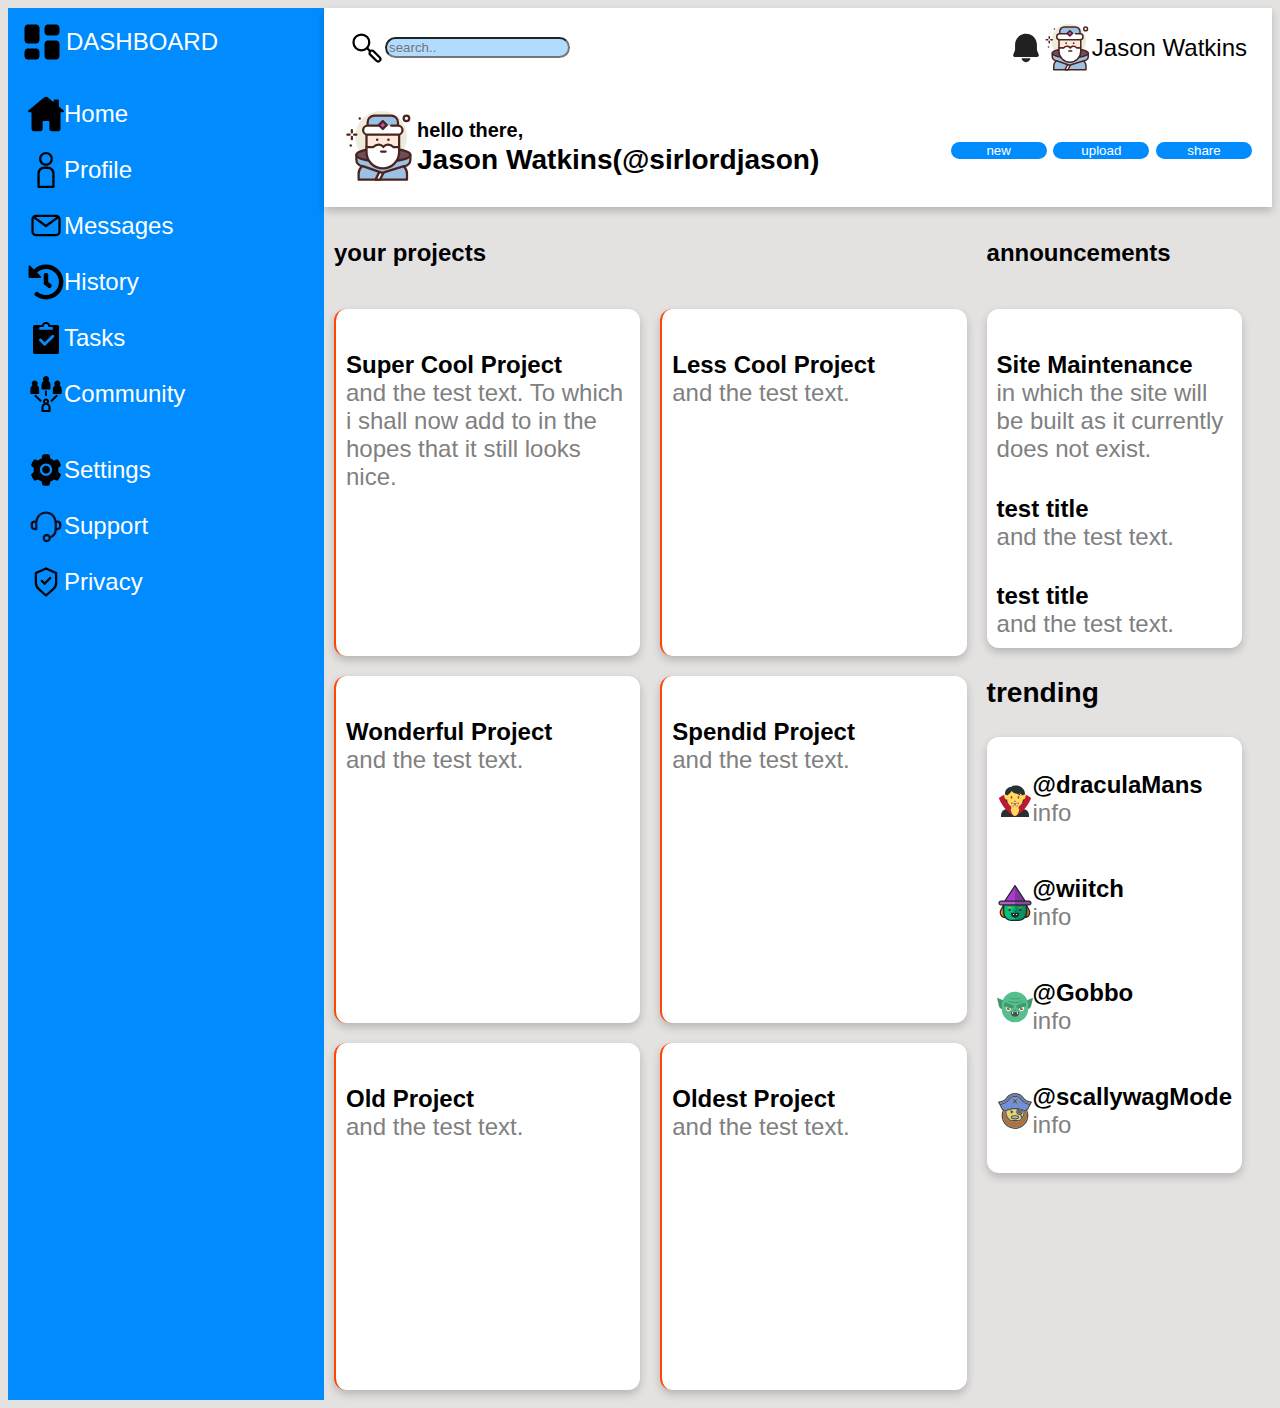
<file: index.html>
<!DOCTYPE html>
<html lang="en">
<head>
  <meta charset="UTF-8">
  <meta http-equiv="X-UA-Compatible" content="IE=edge">
  <meta name="viewport" content="width=device-width, initial-scale=1.0">
  <link rel="stylesheet" href="style.css">
  <title>Admin Dashboard</title>
</head>
<body>
  <div id="container">
    <div id="sidebar">
      <div id="sideTop">
        <a href="hex.html">
          <img class="medLogo" src="dash.svg">
          <span>DASHBOARD</span>
        </a>
      </div>
      <div id="sideMid"> 
        <a>
          <img class="smallLogo" src="home.svg">
          <span>Home</span>
        </a>
        <a>
          <img class="smallLogo" src="profile.svg">
          <span>Profile</span>
        </a>
        <a>
          <img class="smallLogo" src="mail.svg">
          <span>Messages</span>
        </a>
        <a>
          <img class="smallLogo" src="history.svg">
          <span>History</span>
        </a>
        <a>
          <img class="smallLogo" src="tasks.svg">
          <span>Tasks</span>
        </a>
        <a>
          <img class="smallLogo" src="comm.svg">
          <span>Community</span>
        </a>
      </div>
      <div id="sideLow"> 
        <a>
          <img class="smallLogo" src="settings.svg">
          <span>Settings</span>
        </a>
        <a>
          <img class="smallLogo" src="support.svg">
          <span>Support</span>
        </a>
        <a>
          <img class="smallLogo" src="shield.svg">
          <span>Privacy</span>
        </a>
      </div>
    </div>
    <div id="header">
      <div id="top">
        <div id="searchBox">
          <img class="smallLogo" src="search.svg">
          <input type="text" placeholder="search..">
        </div>
        <div id="alerts">
          <img class="smallLogo" src="alert.svg">
          <img class="medLogo" src="wizard.svg">
          Jason Watkins
        </div>
      </div>
      <div id="middle">
        <div id="greeting">
          <img class="bigLogo" src="wizard.svg">
          <div id="greetBox">
            <h5>hello there,<h3>Jason Watkins(@sirlordjason)</h3></h5>
          </div>
        </div>
        <div id="actions">
          <button>new</button>
          <button>upload</button>
          <button>share</button>
        </div>
      </div>
    </div>
    <div id="main">
      <h4>your projects</h4>
      <h4>announcements</h4>
      <div id="grid">
        <div class="card"><h4>Super Cool Project</h4><span>and the test text. To which i shall now add to in the hopes that it still looks nice.</span></div>
        <div class="card"><h4>Less Cool Project</h4><span>and the test text.</span></div>
        <div class="card"><h4>Wonderful Project</h4><span>and the test text.</span></div>
        <div class="card"><h4>Spendid Project</h4><span>and the test text.</span></div>
        <div class="card"><h4>Old Project</h4><span>and the test text.</span></div>
        <div class="card"><h4>Oldest Project</h4><span>and the test text.</span></div>
      </div>

      <div id="nav">
        <div id="announcements">
          <div class="card">
            <h4>Site Maintenance</h4><span>in which the site will be built as it currently does not exist.</span>
            <h4>test title</h4><span>and the test text.</span>
            <h4>test title</h4><span>and the test text.</span>
          </div>
        </div>
        <h3>trending</h3>
        <div id="trending" class="card">
          <div class="subCard"><img class="smallLogo" src="vamp.svg"><p><strong>@draculaMans</strong><br/><span>info</span></div>
          <div class="subCard"><img class="smallLogo" src="witch.svg"><p><strong>@wiitch</strong><br/><span>info</span></div>
          <div class="subCard"><img class="smallLogo" src="goblin.svg"><p><strong>@Gobbo</strong><br/><span>info</span></div>
          <div class="subCard"><img class="smallLogo" src="pirate.svg"><p><strong>@scallywagMode</strong><br/><span>info</span></div>
        </div>
      </div>

    </div>
  </div>
</body>
</html>
</file>
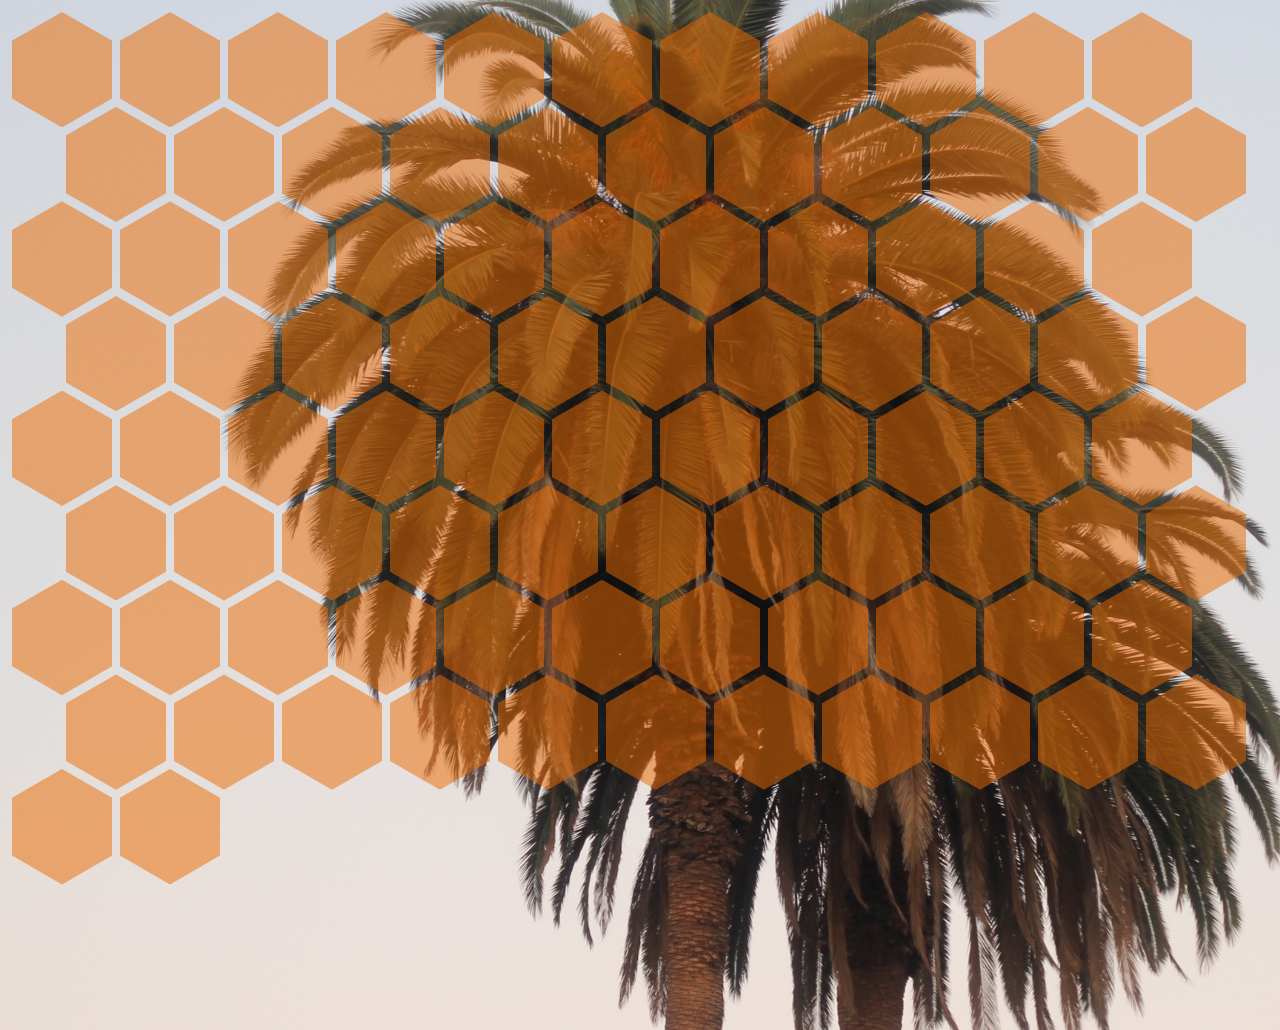
<file: hex.html>
<!DOCTYPE html>
<html lang="en">
<head>
  <meta charset="UTF-8">
  <meta http-equiv="X-UA-Compatible" content="IE=edge">
  <meta name="viewport" content="width=device-width, initial-scale=1.0">
  <link rel="stylesheet" href="hexstyle.css">
  <title>Secret Hexagons</title>
</head>
<body>
  <div class="main">
    <div class="container">
      <div></div>
      <div></div>
      <div></div>
      <div></div>
      <div></div>
      <div></div>
      <div></div>
      <div></div>
      <div></div>
      <div></div>
      <div></div>
      <div></div>
      <div></div>
      <div></div>
      <div></div>
      <div></div>
      <div></div>
      <div></div>
      <div></div>
      <div></div>
      <div></div>
      <div></div>
      <div></div>
      <div></div>
      <div></div>
      <div></div>
      <div></div>
      <div></div>
      <div></div>
      <div></div>
      <div></div>
      <div></div>
      <div></div>
      <div></div>
      <div></div>
      <div></div>
      <div></div>
      <div></div>
      <div></div>
      <div></div>
      <div></div>
      <div></div>
      <div></div>
      <div></div>
      <div></div>
      <div></div>
      <div></div>
      <div></div>
      <div></div>
      <div></div>
      <div></div>
      <div></div>
      <div></div>
      <div></div>
      <div></div>
      <div></div>
      <div></div>
      <div></div>
      <div></div>
      <div></div>
      <div></div>
      <div></div>
      <div></div>
      <div></div>
      <div></div>
      <div></div>
      <div></div>
      <div></div>
      <div></div>
      <div></div>
      <div></div>
      <div></div>
      <div></div>
      <div></div>
      <div></div>
      <div></div>
      <div></div>
      <div></div>
      <div></div>
      <div></div>
      <div></div>
      <div></div>
      <div></div>
      <div></div>
      <div></div>
      <div></div>
      <div></div>
      <div></div>
      <div></div>
      <div></div>
    </div>
  </div>
</body>
</html>
</file>
<file: style.css>
html {
  font-size: x-large;
}

body {
  font-family: -apple-system, BlinkMacSystemFont, 'Segoe UI', Roboto, Oxygen, Ubuntu, Cantarell, 'Open Sans', 'Helvetica Neue', sans-serif;
  background-color: rgb(228, 225, 225);
}

div {
  /* border: solid 1px hwb(16 16% 29%); */
}

input {
  background-color:rgb(0, 140, 255, .3);
  border-radius: .5rem;
}

.card > span {
  color: grey;
}

.subCard > p > span {
  color: grey;
}

button {
  background-color: rgb(0, 140, 255);
  color: white;
  width: 4rem;
  border-radius: .7rem;
  box-shadow: none;
  border: none;
}

#container {
  display: grid;
  grid-template: 1fr 6fr / 2fr 6fr;
}

#sidebar {
  display: flex;
  flex-direction: column;
  grid-row: 1 / span 2;
  background-color: rgb(0, 140, 255);
  color: white;
}




#sidebar >* {
  display: flex;
  flex-direction: column;
  margin-bottom: 10px;
  
}

#sidebar >* > a {
  color: white;
  text-decoration: none;
}

#sidebar >* >* {
  display: flex;
  align-items: center;
  justify-content: flex-start;
  margin: 10px;
}

#sideMid, #sideLow {
  margin-left: 10px;
  margin-bottom: 20px;
}
#top {
  display: flex;
  justify-content: space-between;
  align-items: center;
  margin-left: 20px;
}

#top >* {
  display: flex;
  align-items: center;
  padding: 5px;
}

#middle {
  display: flex;
  justify-content: space-between;
  align-items: center;
}

#header {
  display: grid;
  grid-template-rows: 2fr 3fr;
  padding-right: 20px;
  box-shadow: 0 4px 8px 0 rgb(0,0,0,0.2);
  background-color: white;
}

#greeting {
  display: flex;
  align-items: center;
  margin-left: 20px;
}

#greetBox {
  display: flex;
  flex-direction: column;
  justify-content: center;
}
#greetBox >* {
  margin: 1px;
}

.smallLogo {
  height: 1.5rem;
}

.medLogo {
  height: 2rem;
}

.bigLogo {
  height: 3rem;
}



#main {
  display: grid;
  grid-template-columns: 5fr 2fr;
  grid-template-rows: 1fr 12fr;
  margin-right: 20px;
 
}
#main > h4 {
  display: table-cell;
  vertical-align: bottom;
  margin-left: 10px;
}

.card {
  background-color: white;
  border-radius: .5rem;
  padding: 10px;
  box-shadow: 0 4px 8px 0 rgb(0,0,0,0.2);
}

.card > h4 {
  margin-bottom: 0px;
}

#grid {
  display: grid;
  grid-template-columns: 1fr 1fr;
  grid-template-rows: repeat(3, 1fr);
}

#grid >.card{
  margin: 10px;
  border-left: 2px solid orangered;
}

#nav {
  display: flex;
  flex-direction: column;
  margin-left: 10px;
  
}
#nav > h4 {
  margin-top: 20px;

}

#announcements > .card {
  margin-top: 10px;
}

#nav >* {
  margin-right: 10px;
}

#trending > .subCard {
  display: flex;
  align-items: center;
  justify-content: flex-start;
}
</file>
<file: hexstyle.css>
body {
  background: fixed no-repeat center url('IMG_0191.JPG');
}

.main {
  display:flex;
  --s: 100px;  /* size  */
  --m: 4px;    /* margin */
  --f: calc(1.732 * var(--s) + 4 * var(--m)  - 1px);
  
}

.container {
  font-size: 0; /*disable white space between inline block element */
}

.container div {
  width: var(--s);
  margin: var(--m);
  height: calc(var(--s)*1.1547); 
  display: inline-block;
  font-size:initial;
  clip-path: polygon(0% 25%, 0% 75%, 50% 100%, 100% 75%, 100% 25%, 50% 0%);
  background-color: rgb(235, 106, 0, .5);
  margin-bottom: calc(var(--m) - var(--s)*0.2885); 
}

.container div:hover {
  background-color: rgb(235, 106, 0);
}
.container div:nth-child(odd) {
  
}
.container::before {
  content: "";
  width: calc(var(--s)/2 + var(--m));
  float: left;
  height: 120%;
  shape-outside: repeating-linear-gradient(     
                   #0000 0 calc(var(--f) - 3px),      
                   #000  0 var(--f));
}
</file>
